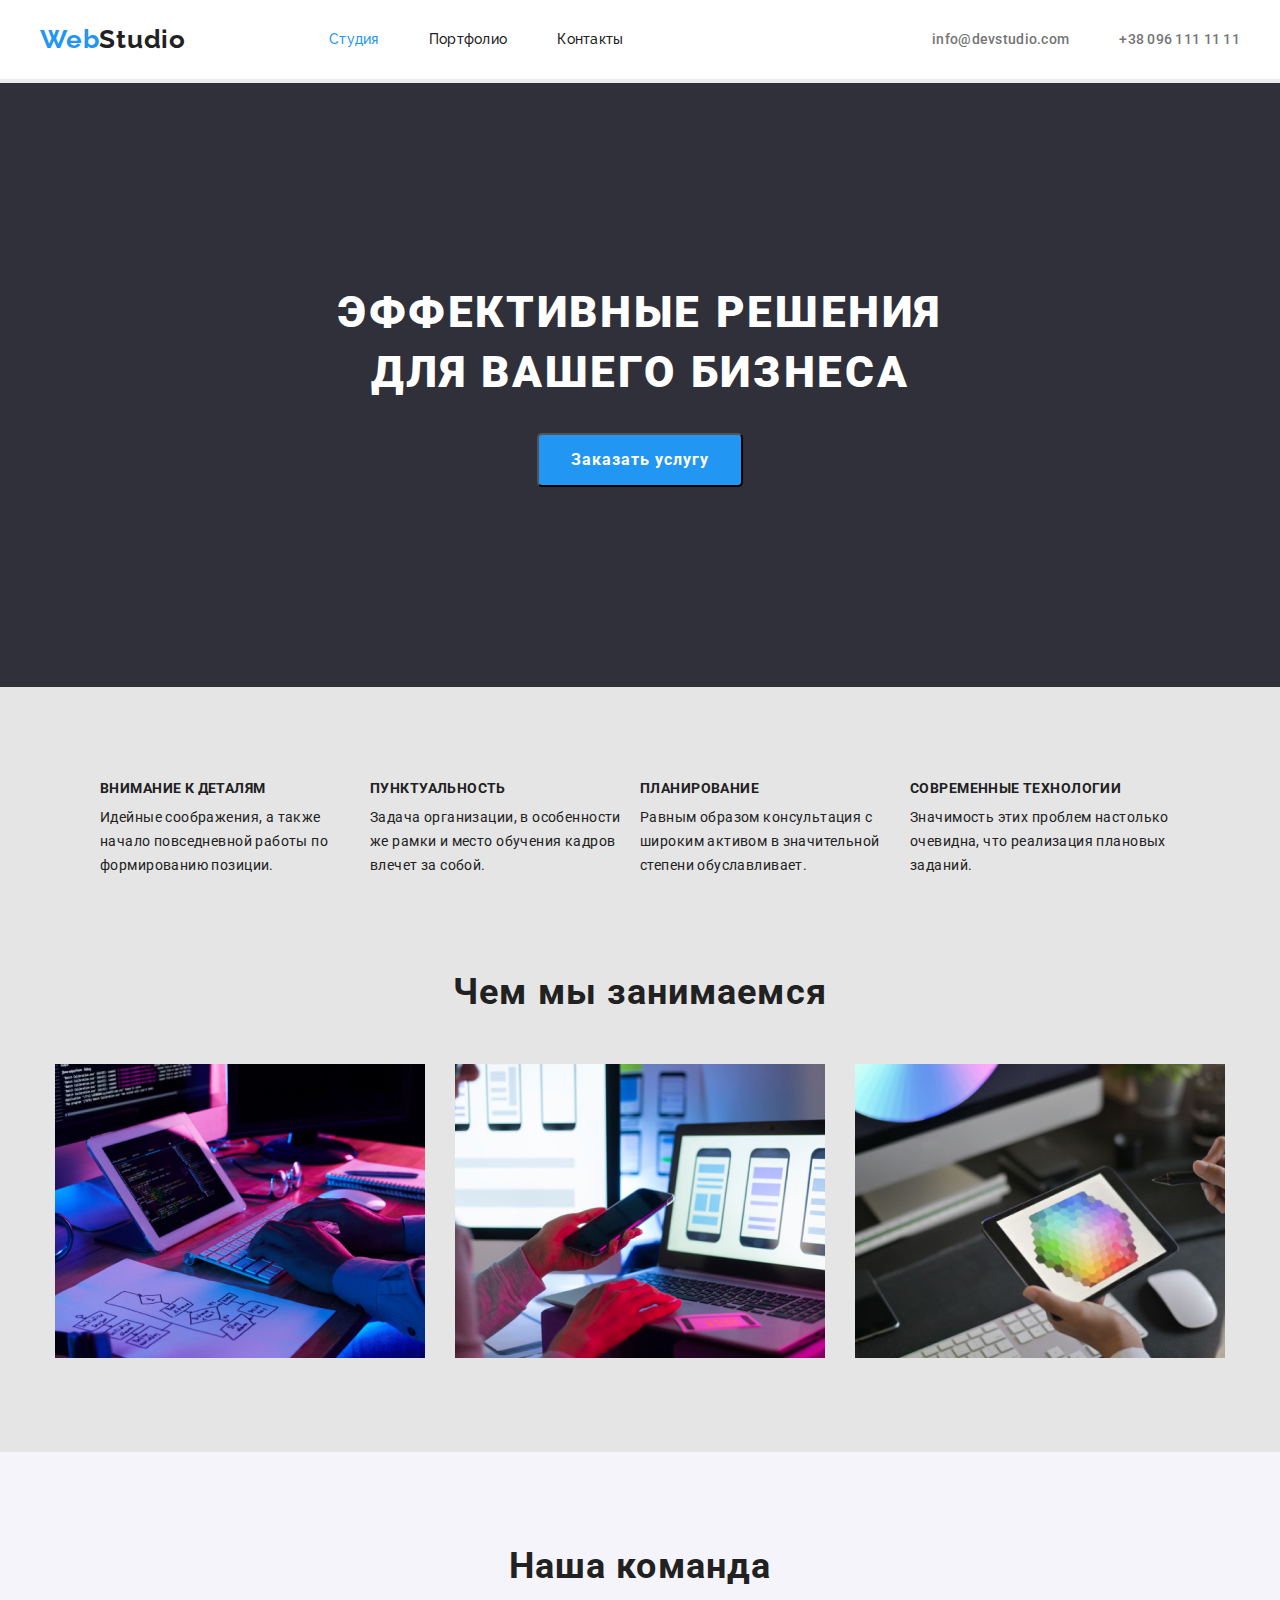
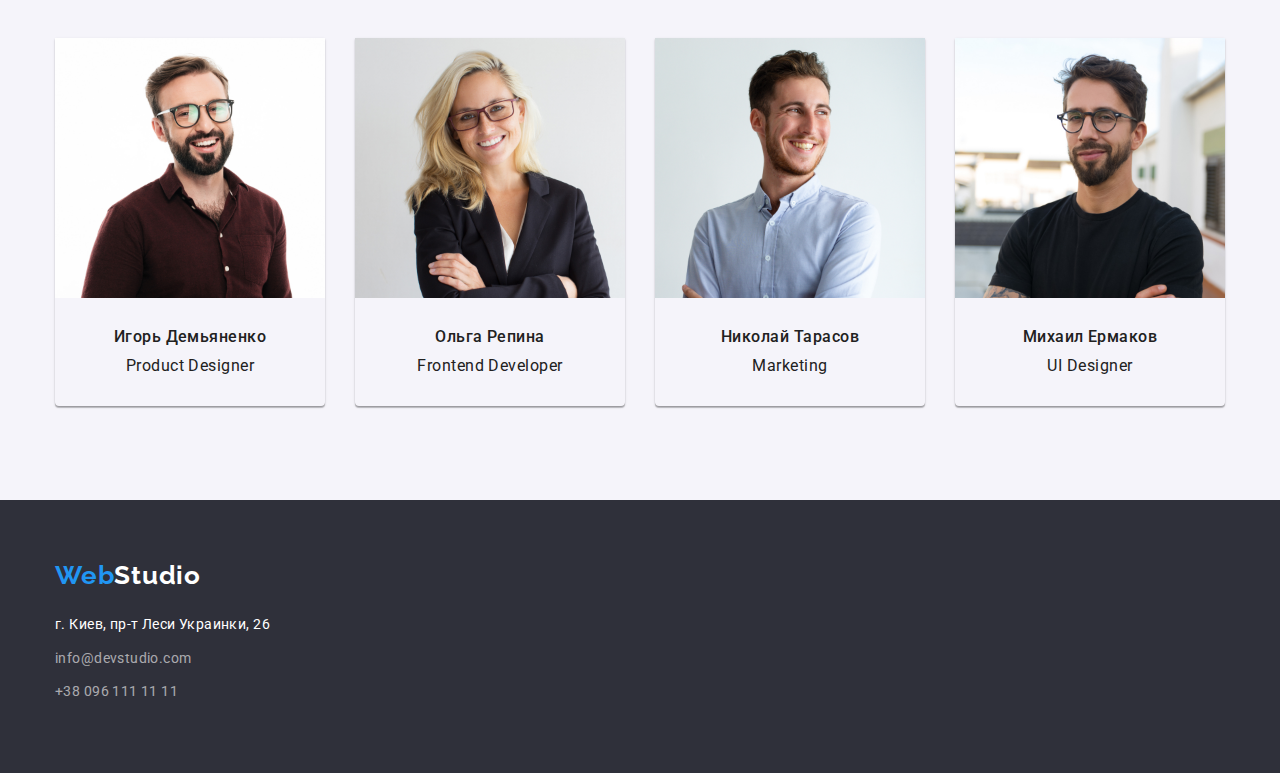
<file: index.html>
<!DOCTYPE html>
<html lang="ru">
<head>
    <meta charset="UTF-8">
    <meta name="viewport" content="width=device-width, initial-scale=1.0">
    <title>Веб-Студия</title>
    <link rel="stylesheet" href="https://cdnjs.cloudflare.com/ajax/libs/modern-normalize/1.0.0/modern-normalize.css">
    <link rel="stylesheet" href="./css/style.css">
    <link rel="preconnect" href="https://fonts.gstatic.com">
<link href="https://fonts.googleapis.com/css2?family=Raleway:wght@700&family=Roboto:wght@400;500;700;900&display=swap" rel="stylesheet">
    
</head>
<body>

        <!-------------------- Хедер с навигацией --------------------->
        <header>
            <div class="container header-container">
            <a class="header-logo" href="index.html">Web
                    <span class="header-studio">Studio</span>
            </a>
            <nav class="nav">
                <ul class="list header-list">
                    <li class="header-item">
                        <a class="link header-link active-page" href="index.html">Студия</a>
                    </li>
                        
                    <li>
                        <a class="link header-link" href="portfolio.html">Портфолио</a>
                    </li>
                            
                    <li>
                        <a class="link header-link" href="#">Контакты</a>
                    </li>
                </ul>
            </nav>
        <!--------------------- Контакты хедера ----------------------------->    
            <ul class="list contact-list">
                <li>
                    <a class="link header-contacts" href="mailto:">info@devstudio.com</a>
                </li>
                <li>
                    <a class="link header-contacts" href="tel:+380961111111">+38 096 111 11 11</a>
                </li>
            </ul>
            </div>   
        </header>
    <main> 
        <!--------------------- Герой --------------------------------->  
        <hr class="hero-line">   
            <section class="hero">
                <div class="container">
                    <h1 class="hero-text">Эффективные решения <br>
                        для вашего бизнеса                    
                    </h1>
                    <button class="button main-button">
                        Заказать услугу
                    </button>
                </div>
            </section>

            <!--------------------- Компетенции --------------------------->
            <section class="competence">
                <h2 class="visually-hidden"></h2>
            
                <div class="container">
                    <ul class="list competence-list">
                        <li>
                            <h3 class="competence-item">Внимание к деталям</h3>
                            <p class="competence-text">Идейные соображения, а также начало 
                                повседневной работы по формированию позиции.
                            </p>
                        </li>
                        <li>
                            <h3 class="competence-item">Пунктуальность</h3>
                            <p class="competence-text">Задача организации, в особенности же рамки 
                                и место обучения кадров влечет за собой.
                            </p>
                        </li>
                        <li>
                            <h3 class="competence-item">Планирование</h3>
                            <p class="competence-text">Равным образом консультация с широким активом 
                                в значительной степени обуславливает.
                            </p>
                        </li>
                        <li>
                            <h3 class="competence-item">Современные технологии</h3>
                            <p class="competence-text">Значимость этих проблем настолько очевидна, 
                                что реализация плановых заданий.
                            </p>
                        </li>
                    </ul>
                </div>
            </section>

            <!--------------------- Чем мы занимаемся --------------------->
            <section class="our-work">
                <div class="container">
                    <h2 class="our-work-title">Чем мы занимаемся</h2>
                        <ul class="list images-list">
                            <li class="images-item">
                                <img class="our-work-imges" src="./images/picture1.jpg" alt="Man printing on a keyboard" width="370">
                            </li>
                            <li class="images-item">
                                <img class="our-work-imges" src="./images/picture2.jpg" alt="Woman keep a smartphone" width="370">
                            </li>
                            <li class="images-item">
                                <img class="our-work-imges" src="./images/picture3.jpg" alt="Woman keep a tablet" width="370">
                            </li>
                        </ul>
                </div> 
            </section>

            <!--------------------- Наша команда -------------------------->
            <section class="our-team main-text">
                <div class="container">
                    <h2 class="our-team-title">Наша команда</H2>
                    <ul class="list images-list">
                        <li class="our-team-item">
                            <img class="our-team-imges" src="./images/img1.jpg" alt="man in a brown shirt" width="270">
                            <div class="our-team-people">
                                <h3 class="team-item">Игорь Демьяненко</h3>
                                <p class="team-text">Product Designer</p>
                            </div>
                        </li>
                        <li class="our-team-item">
                            <img class="our-team-imges" src="./images/img2.jpg" alt="woman in a black jacket" width="270">
                            <div class="our-team-people">
                                <h3 class="team-item">Ольга Репина</h3>
                                <p class="team-text">Frontend Developer</p>
                            </div>
                        </li>
                        <li class="our-team-item">
                            <img class="our-team-imges" src="./images/img3.jpg" alt="man in a blue shirt" width="270">
                            <div class="our-team-people">
                                <h3 class="team-item">Николай Тарасов</h3>
                                <p class="team-text">Marketing</p>
                            </div>
                        </li>
            
                        <li class="our-team-item">
                            <img class="our-team-imges" src="./images/img4.jpg" alt="man in a black t-shirt" width="270">
                            <div class="our-team-people">
                                <h3 class="team-item">Михаил Ермаков</h3>
                                <p class="team-text">UI Designer</p>
                            </div>
                        </li>
                    </ul>
                </div>
            </section>
    </main>

    <!-------------------- Контакты и адрес ----------------------->
    <footer>
        <div class="container footer-container">      
            <a class="footer-logo" href="index.html">Web
                <span class="footer-studio link">Studio</span>
            </a>   
            <address>г. Киев, пр-т Леси Украинки, 26</address> 
            <a class="link footer-link" href="mailto:">info@devstudio.com</a>
            <a class="link footer-link" href="tel:+380961111111">+38 096 111 11 11</a>
        </div>
    </footer>
</body>
</html>
</file>
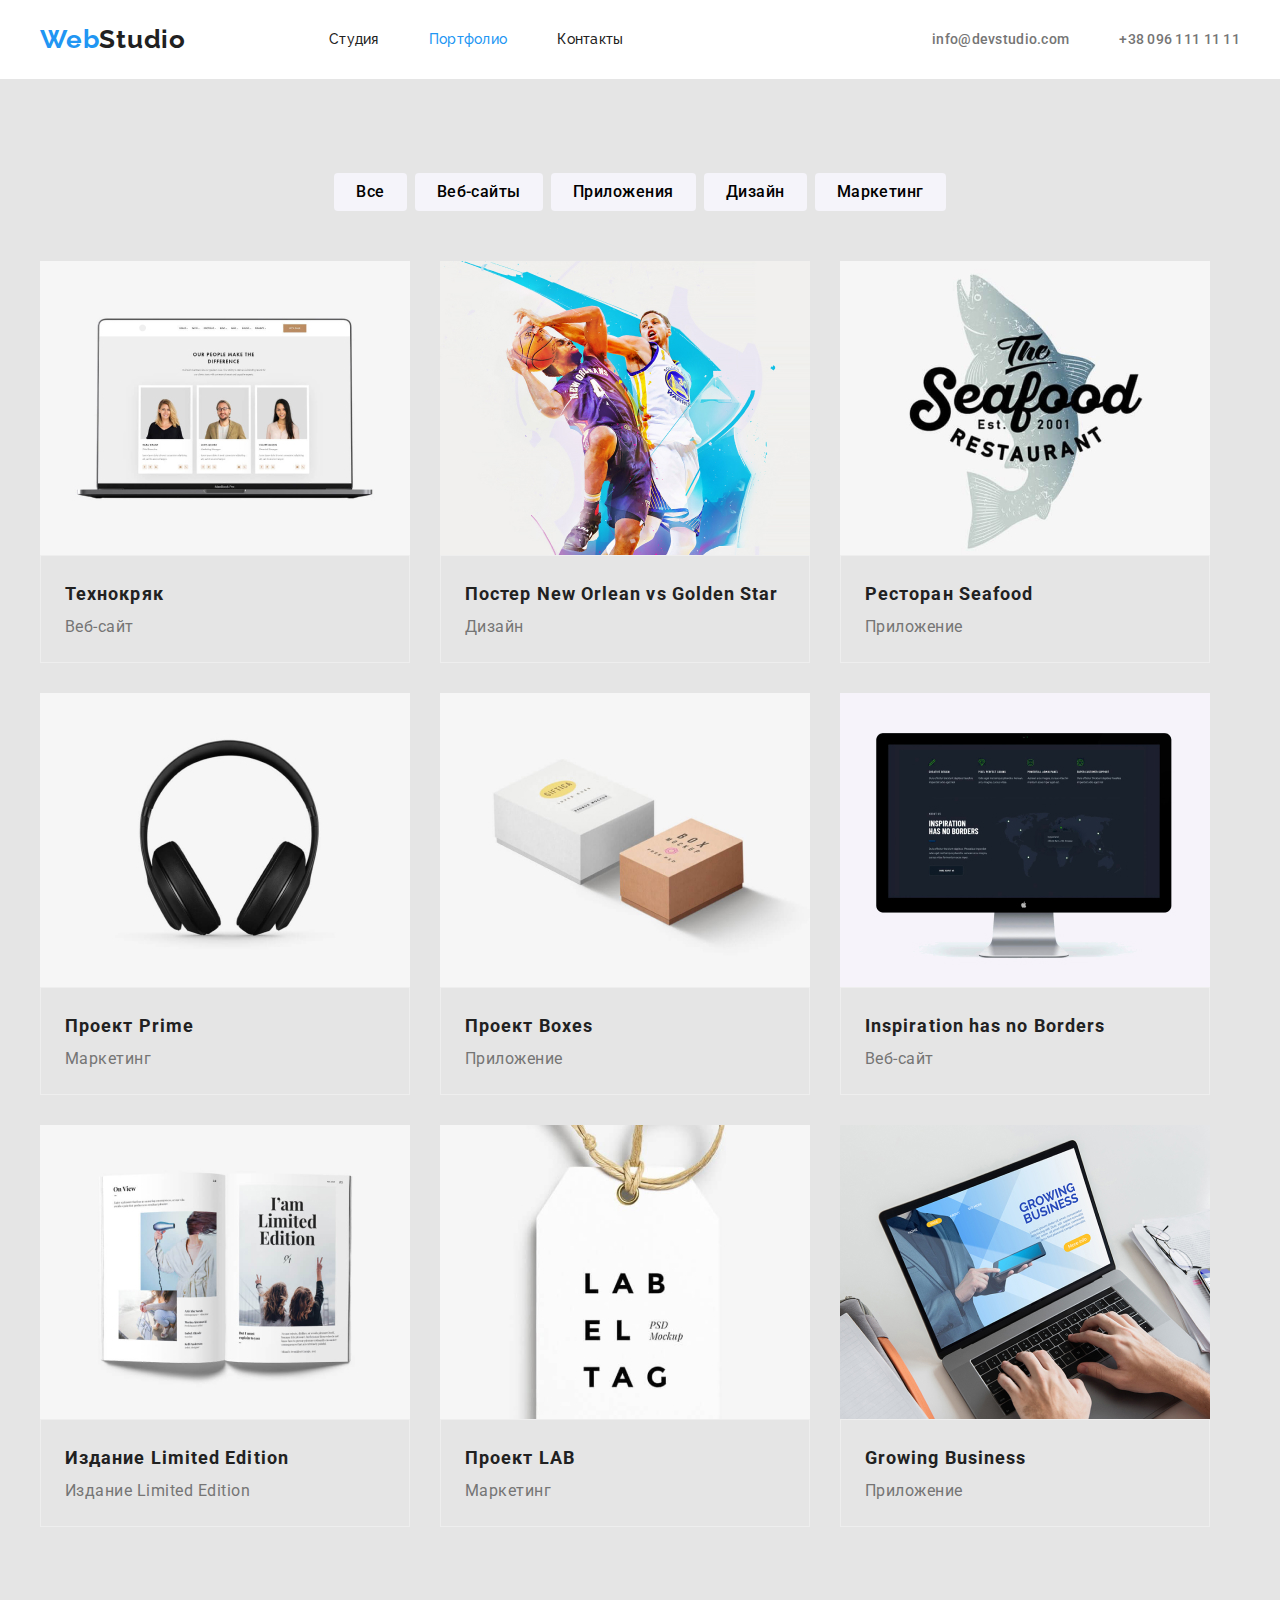
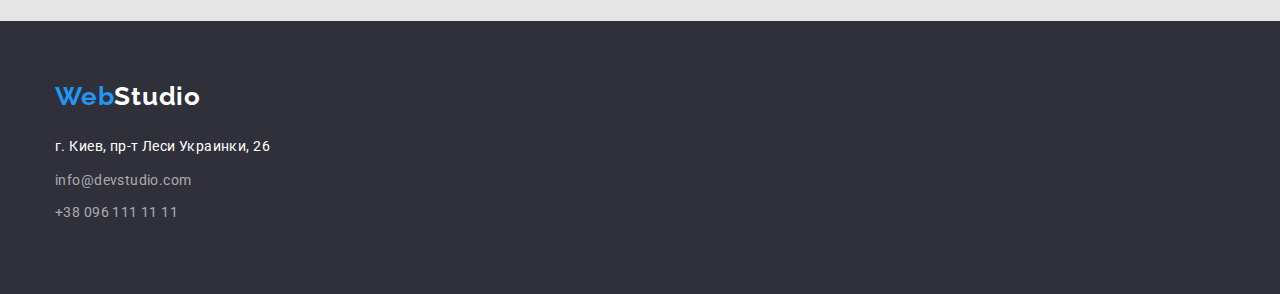
<file: portfolio.html>
<!DOCTYPE html>
<html lang="ru">
  <head>
    <meta charset="UTF-8" />
    <meta name="viewport" content="width=device-width, initial-scale=1.0" />
    <title>Webstudio</title>
    <link rel="stylesheet" href="https://cdnjs.cloudflare.com/ajax/libs/modern-normalize/1.0.0/modern-normalize.css">
    <link rel="preconnect" href="https://fonts.gstatic.com" />
    <link rel="stylesheet" href="./css/style.css">
    <link rel="preconnect" href="https://fonts.gstatic.com">
<link href="https://fonts.googleapis.com/css2?family=Raleway:wght@700&family=Roboto:wght@400;500;700;900&display=swap" rel="stylesheet">
  </head>
  <body>
    <!----------------- Хедер с навигацией ---------------->
      <header>
        <div class="container header-container">
            <a class="header-logo" href="index.html">Web
              <span class="header-studio">Studio</span>
            </a>
            <nav class="nav">
              <ul class="list header-list">
                <li>
                    <a class="link header-link" href="index.html">Студия</a>
                </li>                    
                <li>
                    <a class="link header-link active-page" href="portfolio.html">Портфолио</a>
                </li>                        
                <li>
                    <a class="link header-link" href="#">Контакты</a>
                </li>
              </ul>
            </nav>
        <!--------------------- Контакты хедера ----------------------------->    
            <ul class="list contact-list">
              <li>
                <a class="link header-contacts" href="mailto:">info@devstudio.com</a>
              </li>
              <li>
                <a class="link header-contacts" href="tel:+380961111111">+38 096 111 11 11</a>
              </li>
            </ul> 
        </div>        
      </header>
    <main>
    <!------------------ Фильтры Проекты -------------------------->
      <section class="container project-container">
        <!-- Контейнер для фильтра -->
        <div class="filter-container">
          <!-- <section class="filter"> -->
          <ul class="filter-list list">
            <li class="button-item">
              <button class="button-filter" type="button">Все</button>
            </li>
            <li class="button-item">
              <button class="button-filter" type="button">Веб-сайты</button>
            </li>
            <li class="button-item">
              <button class="button-filter" type="button">Приложения</button>
            </li>
            <li class="button-item">
              <button class="button-filter" type="button">Дизайн</button>
            </li>
            <li class="button-item">
              <button class="button-filter" type="button">Маркетинг</button>
            </li>
          </ul>
          <!-- </section> -->
        </div>
        <!-- Контейнер дляя проектов -->
        <div>
          <ul class="list project-list">
            <li class="project-item">
              <img src="./images/open_laptop.jpg" alt="Открытый лептоп" width="370" />
              <div class="project-name">
                <h2 class="project-title">Технокряк</h2>
                <a class="link project-text" href="">Веб-сайт</a>
              </div>
            </li>
            <li class="project-item">
              <img src="./images/basketball_players.jpg" alt="Два баскетболиста" width="370" />
              <div class="project-name">
                <h2 class="project-title">Постер New Orlean vs Golden Star</h2>
                <a class="link project-text" href="">Дизайн</a>
              </div>
            </li>
            <li class="project-item">
              <img src="./images/seafood_logo.jpg" alt="Логотип реторана рыбы" width="370" />
              <div class="project-name">
                <h2 class="project-title">Ресторан Seafood</h2>
                <a class="link project-text" href="">Приложение</a>
              </div>
            </li>
            <li class="project-item">
              <img src="./images/headphones.jpg" alt="Наушники" width="370" />
              <div class="project-name">
                <h2 class="project-title">Проект Prime</h2>
                <a class="link project-text" href="">Маркетинг</a>
              </div>
            </li>
            <li class="project-item">
              <img src="./images/boxes.jpg" alt="Две коробки" width="370" />
              <div class="project-name">
                <h2 class="project-title">Проект Boxes</h2>
                <a class="link project-text" href="">Приложение</a>
              </div>
            </li>
            <li class="project-item">
              <img src="./images/iMac.jpg" alt="Компьютер iMac" width="370" />
              <div class="project-name">
                <h2 class="project-title" lang="en">Inspiration has no Borders</h2>
                <a class="link project-text" href="">Веб-сайт</a>
              </div>
            </li>
            <li class="project-item">
              <img src="./images/open_book.jpg" alt="Открытая книга" width="370" />
              <div class="project-name">
                <h2 class="project-title">Издание Limited Edition</h2>
                <a class="link project-text" href="">Издание Limited Edition</a>
              </div>
            </li>
            <li class="project-item">
              <img src="./images/Label.jpg" alt="Лейба" width="370" />
              <div class="project-name">
                <h2 class="project-title">Проект LAB</h2>
                <a class="link project-text" href="">Маркетинг</a>
              </div>
            </li>
            <li class="project-item">
              <img src="./images/hands_on_keyboard.jpg" alt="Набор текста на клавиатуре" width="370" />
              <div class="project-name">
                <h2 class="project-title" lang="en">Growing Business</h2>
                <a class="link project-text" href="">Приложение</a>
              </div>
            </li>
          </ul>
        </div>
      </section>
    </main>

    <!------------------ Контакты и адрес ------------------>
    <footer>
      <div class="container">      
          <a class="footer-logo" href="index.html">Web
              <span class="footer-studio link">Studio</span>
          </a>   
          <address>г. Киев, пр-т Леси Украинки, 26</address> 
          <a class="link footer-link" href="mailto:">info@devstudio.com</a>
          <a class="link footer-link" href="tel:+380961111111">+38 096 111 11 11</a>
      </div>
  </footer>
  </body>
</html>
</file>
<file: css/style.css>
/* 
Основной цвет текста   #212121; - Заголовки черн
Вторичный цвет текста  #FFFFFF; - Заголовки бел
Цвет текста Параграфы  #757575;

Акцкет 1 ------------- #2196F3; - Синий для кнопок и навигации */


 /* 
 Основной цвет фона  #E5E5E5; - 
 Вторичный цвет фона #2F303A; - Герой и Футер
 Фон хедера          #FFFFFF;

 */
:root {
    --primary-title-color:#212121;
    --secondary-title-color:#FFFFFF;
    --text-color:#757575;
    --accent-color:#2196F3;
    --logo-color:#ffffff;

    --primary-background-color:#E5E5E5;
    --secondary-background-color:#2F303A;
    --header-background-clor:#FFFFFF;  
    --button-background-clor:#F5F4FA;

}


body {
    font-family: 'Roboto', sans-serif;
    font-style: normal;
    background-color: var(--primary-background-color);
}

header {
    background-color: var(--header-background-clor);
}

.container {
    width: 1200px;
    margin: 0 auto;
    padding: 0 15px;
}

.header-container {
    display: flex;
    align-items: center;
    padding: 24px 0;
}

footer {
    padding: 60px 0;
    background-color: var(--secondary-background-color);
}

.nav { 
    margin-left: 93px;  

    font-family: Raleway;
    font-weight: 700;
    font-size: 26px;
    line-height: 1.19;
    letter-spacing: 0.03em;
}

.header-list {
    display: flex;
    justify-content: center;
    margin: 0;
    padding: 0;

    font-weight: 500;
    font-size: 14px;
    line-height: 1.42;
    letter-spacing: 0.02em;
}

.hero {
    padding: 200px 0;

    background-color: var(--secondary-background-color);
}

.hero-text {
    margin: 0 auto;
    margin-bottom: 30px;

    font-weight: 900;
    font-size: 44px;
    line-height: 1.36;
    text-align: center;
    letter-spacing: 0.06em;
    text-transform: uppercase;

    color: var(--logo-color);
}

.competence {
    margin: 0 auto;
    padding: 94px 0 47px;

    background-color: var(--primary-background-color);
}

.our-work {
    padding: 47px 0 94px;

    font-weight: 700;
    font-size: 36px;
    line-height: 1.16;
    text-align: center;
    letter-spacing: 0.03em;

    background-color: var(--primary-background-color);
}

.our-team {
    padding: 94px 0;

    font-weight: 700;
    font-size: 36px;
    line-height: 1.16;
    text-align: center;
    letter-spacing: 0.03em;

    background-color: var(--button-background-clor);
}

.competence-list {
    width: 1170px;
    display: flex;
    flex-direction: row;
    justify-content: center;
    margin: 0;
    
}

.images-list {
    display: flex;
}

.our-work-imges {
    width: 370px;
}

.images-item {
    width: calc((100%-60px) / 3);
    margin-right: 30px;
} 

.images-item:nth-child(3n) {
    margin-right: 0;
  }

.our-team-item {
    width: calc((100%-90px) / 4);
    margin-right: 30px;
    box-shadow: 0px 1px 3px rgba(0, 0, 0, 0.12), 0px 1px 1px rgba(0, 0, 0, 0.14),    0px 2px 1px rgba(0, 0, 0, 0.2);
    border-radius: 0px 0px 4px 4px;
}  

.our-team-item:nth-child(4n) {
    margin-right: 0;
}

.visually-hidden {
    position: absolute;
    clip: rect(0 0 0 0);
    width: 1px;
    height: 1px;
    margin: -1px;
    …
  }
  
.our-work-title,
.our-team-title {
    margin-top: 0;
    margin-bottom: 50px;

    font-weight: 700;
    font-size: 36px;
    line-height: 1.16;
    text-align: center;
    letter-spacing: 0.03em;

    color: var(--primary-title-color);

}

.button {
    background-color: var(--accent-color);
}

.button-filter {
    padding: 6px 22px;
    border-radius: 4px;
    border: 0;
    cursor: pointer;

    font-weight: 500;
    font-size: 16px;
    line-height: 1.62;
    text-align: center;
    letter-spacing: 0.03em;

    background-color: var(--button-background-clor);
}

.button-filter:hover,
.button-filter:focus {
    background-color: var(--accent-color);
}

.button-item {
    margin-right: 8px;
}

img {
    display: block;
    max-width: 100%;
    height: auto;
}

h1,
h2,
h3,
p {
  margin-top: 0;
  margin-bottom: 0;
}

ul {
    list-style: none;
    margin: 0;
    padding: 0;
}

li {
    list-style: none;
    margin: 0;
    padding: 0;
}

.button-item:last-child {
    margin-right: 0;
}

.filter-list {
    display: flex;
    flex-direction: row;
    justify-content: center; 
}

.project-list {
    display: flex;
    flex-wrap: wrap;
}

.project-item {
    width: 370px;
    margin-right: 30px; 
    margin-bottom: 30px;
}

.project-item:nth-child(3n) {  
    margin-right: 0;
}

.project-item:nth-last-child(-n + 3) {  
    margin-bottom: 0;
}

.hero-text,
.main-button {
    color: var(--logo-color);
}

.main-button {
    display: flex;
    margin: 0 auto;
    border-radius: 5px;
    padding: 10px 32px;
    cursor: pointer;
    
    font-weight: 700;
    font-size: 16px;
    line-height: 1.87;
    text-align: center;
    letter-spacing: 0.06em;
}

.competence-item {
    margin-bottom: 10px;

    font-weight: 700;
    font-size: 14px;
    line-height: 1.14;
    letter-spacing: 0.03em;
    text-transform: uppercase;
}

.competence-text {
    width: 270px;
    margin-left: 30px;
    margin: 0 auto;

    font-weight: 400;
    font-size: 14px;
    line-height: 1.71;
    letter-spacing: 0.03em;
}

.our-team {
    font-weight: 700;
    font-size: 36px;
    line-height: 1.16;
    text-align: center;
    letter-spacing: 0.03em;
}

.team-item {
    margin-bottom: 10px;

    font-weight: 500;
    font-size: 16px;
    line-height: 1.18;
    text-align: center;
    letter-spacing: 0.03em;
}

.team-text {
    font-weight: 400;
    font-size: 16px;
    line-height: 1.18;
    text-align: center;
    letter-spacing: 0.03em;
}

.header-studio {
    font-family: 'Raleway', sans-serif;
    font-weight: 700;
    font-size: 26px;
    line-height: 1.19;
    letter-spacing: 0.03em;

    color: var(--primary-title-color);

}

.footer-studio {
    font-family: 'Raleway', sans-serif;
    font-weight: 700;
    font-size: 26px;
    line-height: 1.19;
    letter-spacing: 0.03em;

    color: var(--logo-color);
}

.header-logo {
    display: flex;
    text-decoration: none;

    font-family: 'Raleway', sans-serif;
    font-weight: 700;
    font-size: 26px;
    line-height: 1.19;
    letter-spacing: 0.03em;

    color: var(--accent-color);
}

.footer-logo {
    display: flex;
    margin-bottom: 20px;
    text-decoration: none;

    font-family: 'Raleway', sans-serif;
    font-weight: 700;
    font-size: 26px;
    line-height: 1.19;
    letter-spacing: 0.03em;

    color: var(--accent-color);
}

.list {
    color: var(--primary-title-color);
    list-style: none;
}

.link {
    text-decoration: none;
}

.contact-list {
    display: flex;  
    justify-content: flex-end;
    margin-left: auto;
}

.header-list .active-page {
    color: var(--accent-color);
}

.header-link {
    margin-left: 50px;
    color: var(--primary-title-color);
}

.header-contacts {
    margin-left: 50px;
    font-weight: 500;
    font-size: 14px;
    line-height: 1.14;
    letter-spacing: 0.02em;
    color: var(--text-color);

}

.header-contacts:hover {
    color: var(--accent-color);
}

/* Цвет сделал такой, чтобы было видно реакцию */
.header-link:hover,
.header-link:focus {
    color: #8bf75a;
}

.footer-link {
    display: flex;
    flex-direction: column;
    margin-bottom: 9px;

    font-weight: 400;
    font-size: 14px;
    line-height: 1.71;
    letter-spacing: 0.03em;
    color: rgba(255, 255, 255, 0.6);
}

.footer-link:hover{
    color: var(--accent-color);
}

.text {
    color: var(--text-color);
}

address {
    margin-bottom: 9px;
    
    font-style: normal;
    font-weight: 400;
    font-size: 14px;
    line-height: 2;
    letter-spacing: 0.03em;
    color: var(--secondary-title-color);
}

.project-title {
    font-weight: 700;
    font-size: 18px;
    line-height: 2;
    letter-spacing: 0.06em;
}

.project-text {
    font-weight: 400;
    font-size: 16px;
    line-height: 1.87;
    letter-spacing: 0.03em;
    color: var(--text-color);
}

.filter-container {
    padding-bottom: 50px;
}

.project-name {
    padding: 20px 24px;
    border: 1px solid #EEEEEE;
}

.project-container {
    padding: 94px 0;
}

.our-team-people {
    padding-top: 30px;
    padding-bottom: 30px;
    padding-left: auto;
    padding-right: auto;
}

.hero-line {
    border: 2px solid #ECECEC;
    margin: 0;
}
</file>
